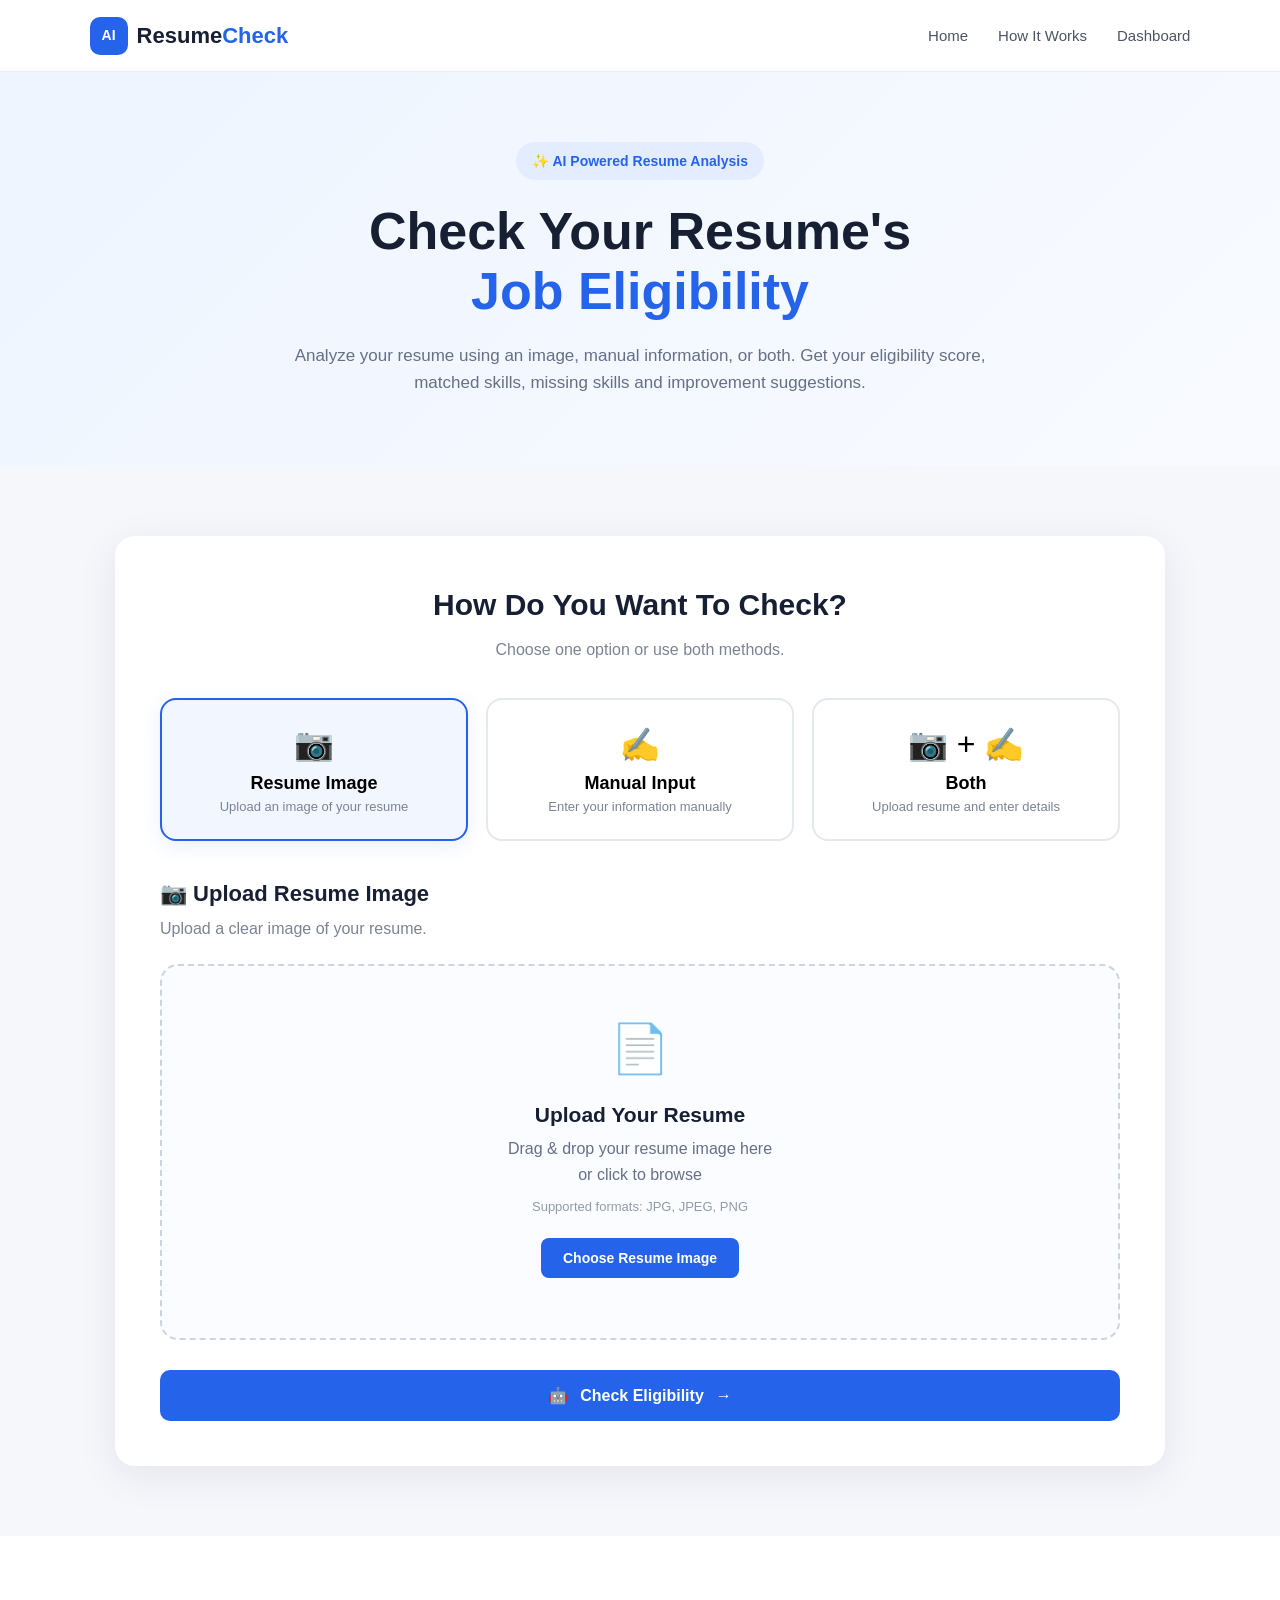
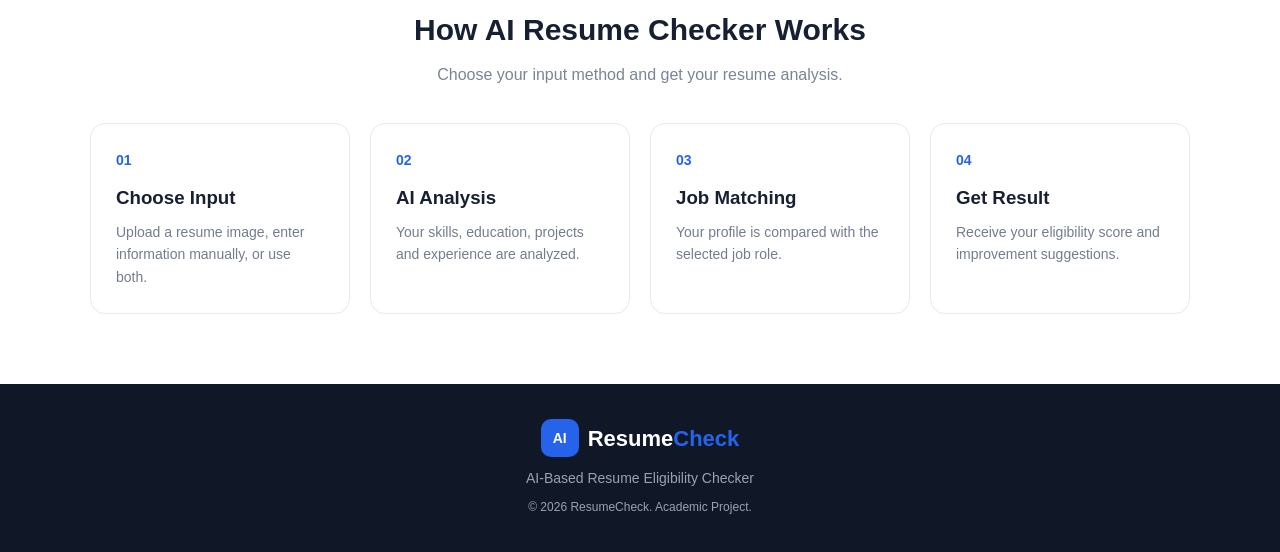
<file: templates/index.html>
<!DOCTYPE html>
<html lang="en">

<head>
    <meta charset="UTF-8">
    <meta name="viewport" content="width=device-width, initial-scale=1.0">

    <title>AI Resume Checker</title>

    <!-- FRONTEND CSS -->
    <link rel="stylesheet" href="../static/css/style.css">
</head>

<body>

    <!-- ================= NAVBAR ================= -->

    <nav class="navbar">

        <div class="logo">
            <span class="logo-icon">AI</span>
            Resume<span class="highlight">Check</span>
        </div>

        <div class="nav-links">
            <a href="#home">Home</a>
            <a href="#how-it-works">How It Works</a>
            <a href="dashboard.html">Dashboard</a>
        </div>

    </nav>


    <!-- ================= HERO ================= -->

    <section class="hero" id="home">

        <div class="hero-content">

            <div class="badge">
                ✨ AI Powered Resume Analysis
            </div>

            <h1>
                Check Your Resume's
                <span>Job Eligibility</span>
            </h1>

            <p>
                Analyze your resume using an image, manual information,
                or both. Get your eligibility score, matched skills,
                missing skills and improvement suggestions.
            </p>

        </div>

    </section>


    <!-- ================= MAIN ================= -->

    <section class="main-section">

        <div class="form-container">

            <div class="section-heading">

                <h2>How Do You Want To Check?</h2>

                <p>
                    Choose one option or use both methods.
                </p>

            </div>


            <!-- ================= INPUT MODE ================= -->

            <div class="mode-container">

                <button
                    type="button"
                    class="mode-card active"
                    id="imageModeBtn"
                    onclick="selectMode('image')"
                >

                    <div class="mode-icon">📷</div>

                    <h3>Resume Image</h3>

                    <p>
                        Upload an image of your resume
                    </p>

                </button>


                <button
                    type="button"
                    class="mode-card"
                    id="manualModeBtn"
                    onclick="selectMode('manual')"
                >

                    <div class="mode-icon">✍️</div>

                    <h3>Manual Input</h3>

                    <p>
                        Enter your information manually
                    </p>

                </button>


                <button
                    type="button"
                    class="mode-card"
                    id="bothModeBtn"
                    onclick="selectMode('both')"
                >

                    <div class="mode-icon">📷 + ✍️</div>

                    <h3>Both</h3>

                    <p>
                        Upload resume and enter details
                    </p>

                </button>

            </div>


            <!-- ================= RESUME IMAGE ================= -->

            <div
                class="input-section"
                id="imageSection"
            >

                <div class="section-title">

                    <h2>📷 Upload Resume Image</h2>

                    <p>
                        Upload a clear image of your resume.
                    </p>

                </div>


                <div
                    class="upload-box"
                    id="uploadBox"
                >

                    <div class="upload-icon">
                        📄
                    </div>

                    <h3>
                        Upload Your Resume
                    </h3>

                    <p>
                        Drag & drop your resume image here
                        <br>
                        or click to browse
                    </p>

                    <span>
                        Supported formats: JPG, JPEG, PNG
                    </span>


                    <input
                        type="file"
                        id="resumeFile"
                        accept="image/png,image/jpeg,image/jpg"
                        hidden
                    >


                    <button
                        type="button"
                        class="upload-btn"
                        onclick="document.getElementById('resumeFile').click()"
                    >
                        Choose Resume Image
                    </button>


                    <div
                        id="fileName"
                        class="file-name"
                    ></div>


                    <img
                        id="resumePreview"
                        class="resume-preview"
                        alt="Resume Preview"
                    >

                </div>

            </div>


            <!-- ================= MANUAL FORM ================= -->

            <form
                id="resumeForm"
                class="manual-section"
            >

                <div class="section-title">

                    <h2>✍️ Candidate Information</h2>

                    <p>
                        Enter your details manually.
                    </p>

                </div>


                <div class="form-grid">


                    <!-- NAME -->

                    <div class="form-group">

                        <label for="candidateName">
                            Candidate Name
                        </label>

                        <input
                            type="text"
                            id="candidateName"
                            placeholder="Enter your name"
                        >

                    </div>


                    <!-- JOB -->

                    <div class="form-group">

                        <label for="targetJob">
                            Target Job
                        </label>

                        <select id="targetJob">

                            <option value="">
                                Select Job Role
                            </option>

                            <option value="Data Scientist">
                                Data Scientist
                            </option>

                            <option value="Data Analyst">
                                Data Analyst
                            </option>

                            <option value="AI/ML Engineer">
                                AI / ML Engineer
                            </option>

                            <option value="Web Developer">
                                Web Developer
                            </option>

                            <option value="Software Engineer">
                                Software Engineer
                            </option>

                        </select>

                    </div>


                    <!-- EDUCATION -->

                    <div class="form-group">

                        <label for="education">
                            Education
                        </label>

                        <select id="education">

                            <option value="">
                                Select Education
                            </option>

                            <option value="B.Tech CSE">
                                B.Tech CSE
                            </option>

                            <option value="B.Tech AIDS">
                                B.Tech AIDS
                            </option>

                            <option value="B.Tech IT">
                                B.Tech IT
                            </option>

                            <option value="BCA">
                                BCA
                            </option>

                            <option value="MCA">
                                MCA
                            </option>

                            <option value="M.Tech AI">
                                M.Tech AI
                            </option>

                            <option value="M.Sc Data Science">
                                M.Sc Data Science
                            </option>

                            <option value="B.Sc Data Science">
                                B.Sc Data Science
                            </option>

                        </select>

                    </div>


                    <!-- EXPERIENCE -->

                    <div class="form-group">

                        <label for="experience">
                            Experience (Years)
                        </label>

                        <input
                            type="number"
                            id="experience"
                            min="0"
                            max="50"
                            step="0.1"
                            placeholder="Example: 2.5"
                        >

                    </div>


                    <!-- PROJECTS -->

                    <div class="form-group">

                        <label for="projects">
                            Number of Projects
                        </label>

                        <input
                            type="number"
                            id="projects"
                            min="0"
                            placeholder="Example: 4"
                        >

                    </div>


                    <!-- CERTIFICATIONS -->

                    <div class="form-group">

                        <label for="certifications">
                            Number of Certifications
                        </label>

                        <input
                            type="number"
                            id="certifications"
                            min="0"
                            placeholder="Example: 2"
                        >

                    </div>


                    <!-- INTERNSHIP -->

                    <div class="form-group">

                        <label for="internship">
                            Internship
                        </label>

                        <select id="internship">

                            <option value="">
                                Select Option
                            </option>

                            <option value="Yes">
                                Yes
                            </option>

                            <option value="No">
                                No
                            </option>

                        </select>

                    </div>


                    <!-- SKILLS -->

                    <div class="form-group full-width">

                        <label for="skills">
                            Technical Skills
                        </label>

                        <input
                            type="text"
                            id="skills"
                            placeholder="Python, SQL, Machine Learning, Java..."
                        >

                        <small>
                            Separate multiple skills using commas.
                        </small>

                    </div>


                    <!-- RESUME TEXT -->

                    <div class="form-group full-width">

                        <label for="resumeText">
                            Resume Summary
                        </label>

                        <textarea
                            id="resumeText"
                            rows="6"
                            placeholder="Enter your resume summary..."
                        ></textarea>

                    </div>

                </div>

            </form>


            <!-- ================= ANALYZE BUTTON ================= -->

            <button
                type="button"
                class="analyze-btn"
                id="analyzeBtn"
                onclick="analyzeResume()"
            >

                <span>🤖</span>

                Check Eligibility

                <span>→</span>

            </button>


        </div>

    </section>


    <!-- ================= HOW IT WORKS ================= -->

    <section
        class="how-section"
        id="how-it-works"
    >

        <div class="section-heading">

            <h2>
                How AI Resume Checker Works
            </h2>

            <p>
                Choose your input method and get your resume analysis.
            </p>

        </div>


        <div class="steps">


            <div class="step-card">

                <div class="step-number">
                    01
                </div>

                <h3>
                    Choose Input
                </h3>

                <p>
                    Upload a resume image, enter information manually,
                    or use both.
                </p>

            </div>


            <div class="step-card">

                <div class="step-number">
                    02
                </div>

                <h3>
                    AI Analysis
                </h3>

                <p>
                    Your skills, education, projects and experience
                    are analyzed.
                </p>

            </div>


            <div class="step-card">

                <div class="step-number">
                    03
                </div>

                <h3>
                    Job Matching
                </h3>

                <p>
                    Your profile is compared with the selected job role.
                </p>

            </div>


            <div class="step-card">

                <div class="step-number">
                    04
                </div>

                <h3>
                    Get Result
                </h3>

                <p>
                    Receive your eligibility score and improvement
                    suggestions.
                </p>

            </div>

        </div>

    </section>


    <!-- ================= FOOTER ================= -->

    <footer>

        <div class="logo">

            <span class="logo-icon">
                AI
            </span>

            Resume<span class="highlight">Check</span>

        </div>

        <p>
            AI-Based Resume Eligibility Checker
        </p>

        <p class="copyright">
            © 2026 ResumeCheck. Academic Project.
        </p>

    </footer>


    <!-- ================= JAVASCRIPT ================= -->

    <script src="../static/js/script.js"></script>

</body>

</html>
</file>
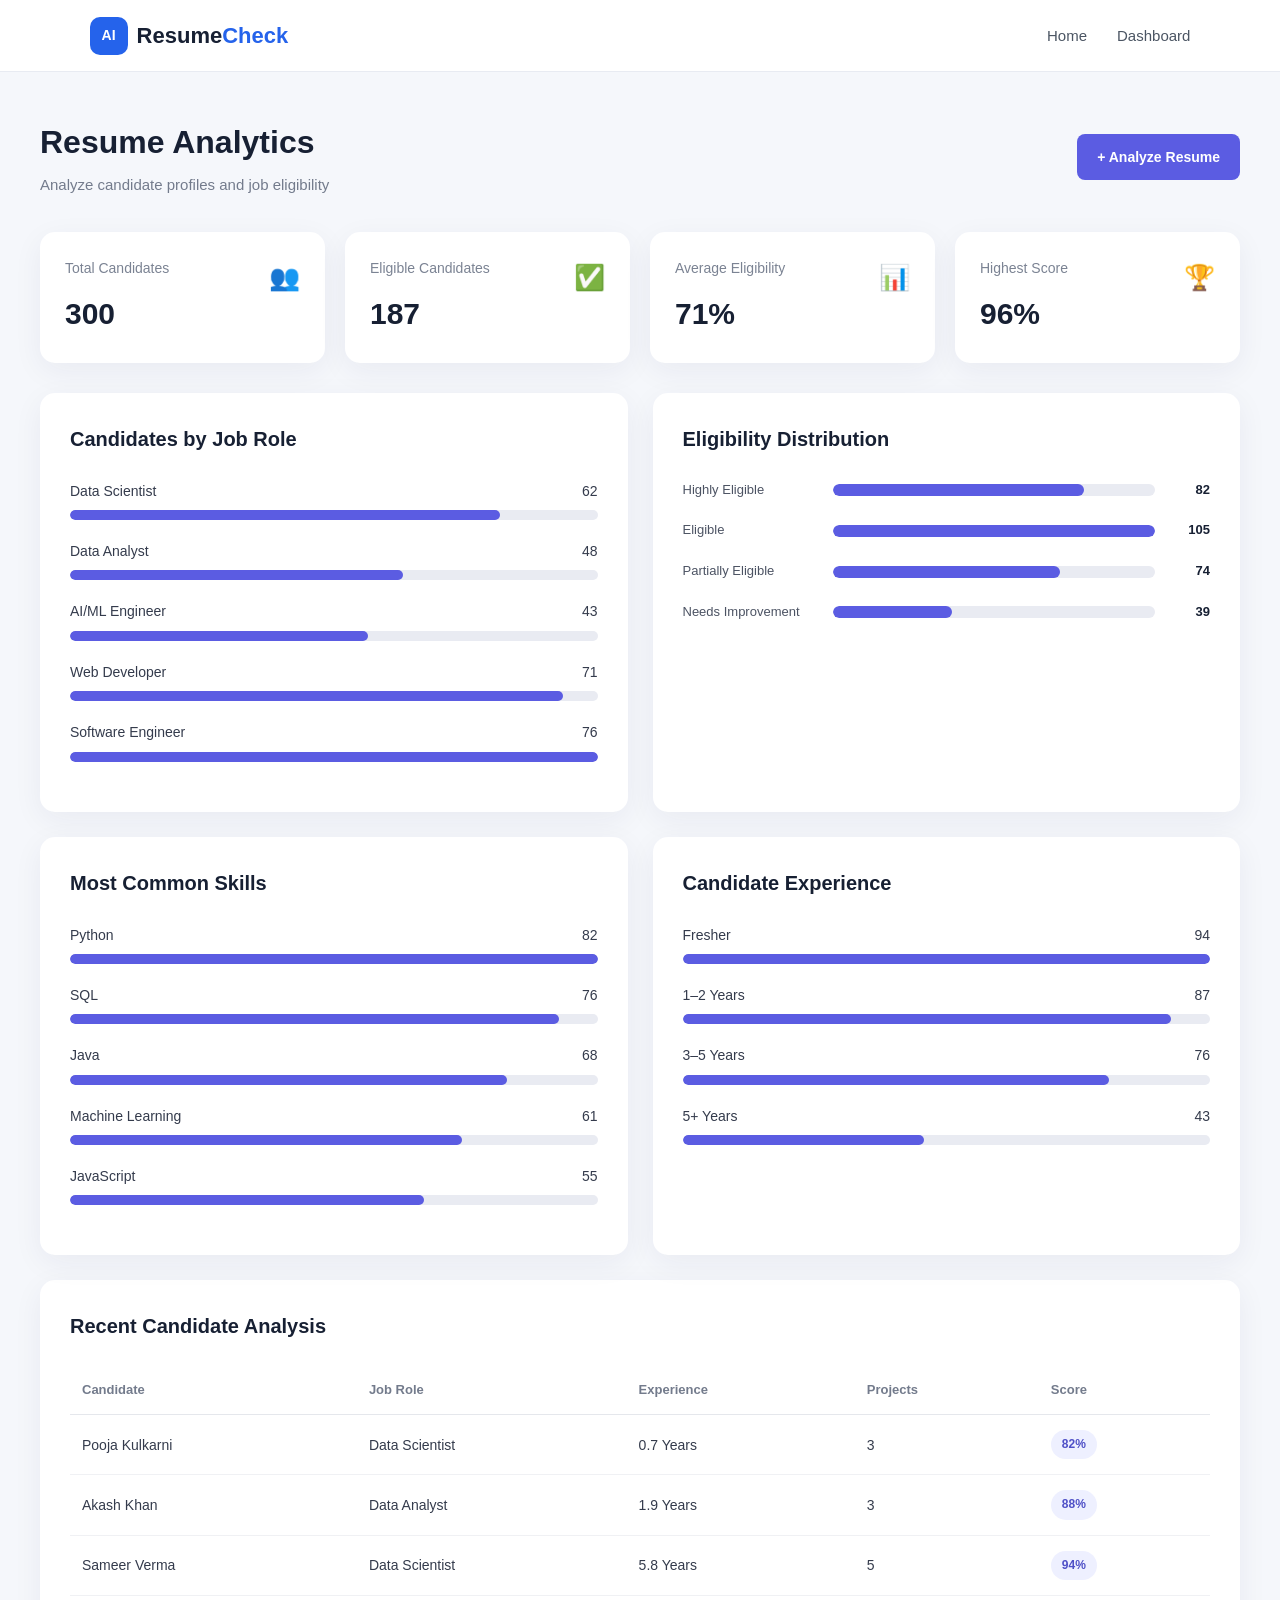
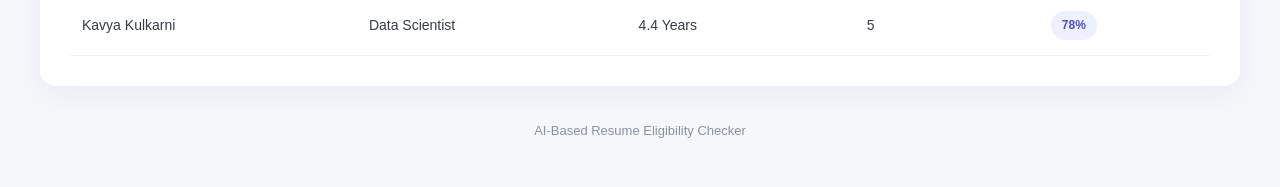
<file: templates/dashboard.html>
<!DOCTYPE html>
<html lang="en">

<head>

    <meta charset="UTF-8">

    <meta
        name="viewport"
        content="width=device-width, initial-scale=1.0"
    >

    <title>AI Resume Checker - Dashboard</title>


    <!-- Main CSS -->

    <link rel="stylesheet" href="../static/css/style.css">
    <link rel="stylesheet" href="../static/css/dashboard.css">

</head>


<body>


<!-- =========================================
     NAVBAR
========================================= -->

<nav class="navbar">


    <div class="logo">

        <span class="logo-icon">
            AI
        </span>

        Resume<span class="highlight">Check</span>

    </div>


    <div class="nav-links">

        <a href="index.html">
            Home
        </a>

        <a href="dashboard.html">
            Dashboard
        </a>

    </div>


</nav>



<!-- =========================================
     DASHBOARD
========================================= -->

<main class="dashboard">


    <!-- =====================================
         DASHBOARD HEADER
    ====================================== -->

    <div class="dashboard-header">


        <div>

            <h1>
                Resume Analytics
            </h1>

            <p>
                Analyze candidate profiles and job eligibility
            </p>

        </div>


        <a
            href="index.html"
            class="dashboard-btn"
        >

            + Analyze Resume

        </a>


    </div>



    <!-- =====================================
         STATISTICS CARDS
    ====================================== -->

    <section class="stats-grid">


        <!-- TOTAL CANDIDATES -->

        <div class="stat-card">

            <div class="stat-icon">
                👥
            </div>

            <div class="stat-title">
                Total Candidates
            </div>

            <div
                class="stat-value"
                id="totalCandidates"
            >
                0
            </div>

        </div>



        <!-- ELIGIBLE CANDIDATES -->

        <div class="stat-card">

            <div class="stat-icon">
                ✅
            </div>

            <div class="stat-title">
                Eligible Candidates
            </div>

            <div
                class="stat-value"
                id="eligibleCandidates"
            >
                0
            </div>

        </div>



        <!-- AVERAGE ELIGIBILITY -->

        <div class="stat-card">

            <div class="stat-icon">
                📊
            </div>

            <div class="stat-title">
                Average Eligibility
            </div>

            <div
                class="stat-value"
                id="averageEligibility"
            >
                0%
            </div>

        </div>



        <!-- HIGHEST SCORE -->

        <div class="stat-card">

            <div class="stat-icon">
                🏆
            </div>

            <div class="stat-title">
                Highest Score
            </div>

            <div
                class="stat-value"
                id="highestEligibility"
            >
                0%
            </div>

        </div>


    </section>



    <!-- =====================================
         DASHBOARD CHARTS
    ====================================== -->

    <section class="dashboard-grid">


        <!-- =================================
             JOB ROLE DISTRIBUTION
        ================================== -->

        <div class="dashboard-card">

            <h2>
                Candidates by Job Role
            </h2>


            <div id="jobChart">

                <!--
                    Data generated by dashboard.js
                -->

            </div>

        </div>



        <!-- =================================
             ELIGIBILITY DISTRIBUTION
        ================================== -->

        <div class="dashboard-card">

            <h2>
                Eligibility Distribution
            </h2>


            <div id="eligibilityChart">

                <!--
                    Data generated by dashboard.js
                -->

            </div>

        </div>



        <!-- =================================
             MOST COMMON SKILLS
        ================================== -->

        <div class="dashboard-card">

            <h2>
                Most Common Skills
            </h2>


            <div id="skillChart">

                <!--
                    Data generated by dashboard.js
                -->

            </div>

        </div>



        <!-- =================================
             EXPERIENCE DISTRIBUTION
        ================================== -->

        <div class="dashboard-card">

            <h2>
                Candidate Experience
            </h2>


            <div id="experienceChart">

                <!--
                    Data generated by dashboard.js
                -->

            </div>

        </div>


    </section>



    <!-- =====================================
         RECENT CANDIDATES
    ====================================== -->

    <section
        class="dashboard-card"
        style="margin-top: 25px;"
    >


        <h2>
            Recent Candidate Analysis
        </h2>


        <div class="table-container">


            <table class="candidate-table">


                <thead>

                    <tr>

                        <th>
                            Candidate
                        </th>

                        <th>
                            Job Role
                        </th>

                        <th>
                            Experience
                        </th>

                        <th>
                            Projects
                        </th>

                        <th>
                            Score
                        </th>

                    </tr>

                </thead>


                <tbody id="candidateTableBody">


                    <!--
                        Candidate data will
                        eventually come from
                        dashboard.js / Flask
                    -->


                    <tr>

                        <td>
                            Pooja Kulkarni
                        </td>

                        <td>
                            Data Scientist
                        </td>

                        <td>
                            0.7 Years
                        </td>

                        <td>
                            3
                        </td>

                        <td>

                            <span class="score-badge">
                                82%
                            </span>

                        </td>

                    </tr>


                    <tr>

                        <td>
                            Akash Khan
                        </td>

                        <td>
                            Data Analyst
                        </td>

                        <td>
                            1.9 Years
                        </td>

                        <td>
                            3
                        </td>

                        <td>

                            <span class="score-badge">
                                88%
                            </span>

                        </td>

                    </tr>


                    <tr>

                        <td>
                            Sameer Verma
                        </td>

                        <td>
                            Data Scientist
                        </td>

                        <td>
                            5.8 Years
                        </td>

                        <td>
                            5
                        </td>

                        <td>

                            <span class="score-badge">
                                94%
                            </span>

                        </td>

                    </tr>


                    <tr>

                        <td>
                            Kavya Kulkarni
                        </td>

                        <td>
                            Data Scientist
                        </td>

                        <td>
                            4.4 Years
                        </td>

                        <td>
                            5
                        </td>

                        <td>

                            <span class="score-badge">
                                78%
                            </span>

                        </td>

                    </tr>


                </tbody>


            </table>


        </div>


    </section>



    <!-- =====================================
         FOOTER INFORMATION
    ====================================== -->

    <div
        style="
            text-align:center;
            margin-top:35px;
            color:#8a91a0;
            font-size:13px;
        "
    >

        AI-Based Resume Eligibility Checker

    </div>


</main>



<!-- =========================================
     DASHBOARD JAVASCRIPT
========================================= -->

<script src="../static/js/dashboard.js"></script>


</body>

</html>
</file>
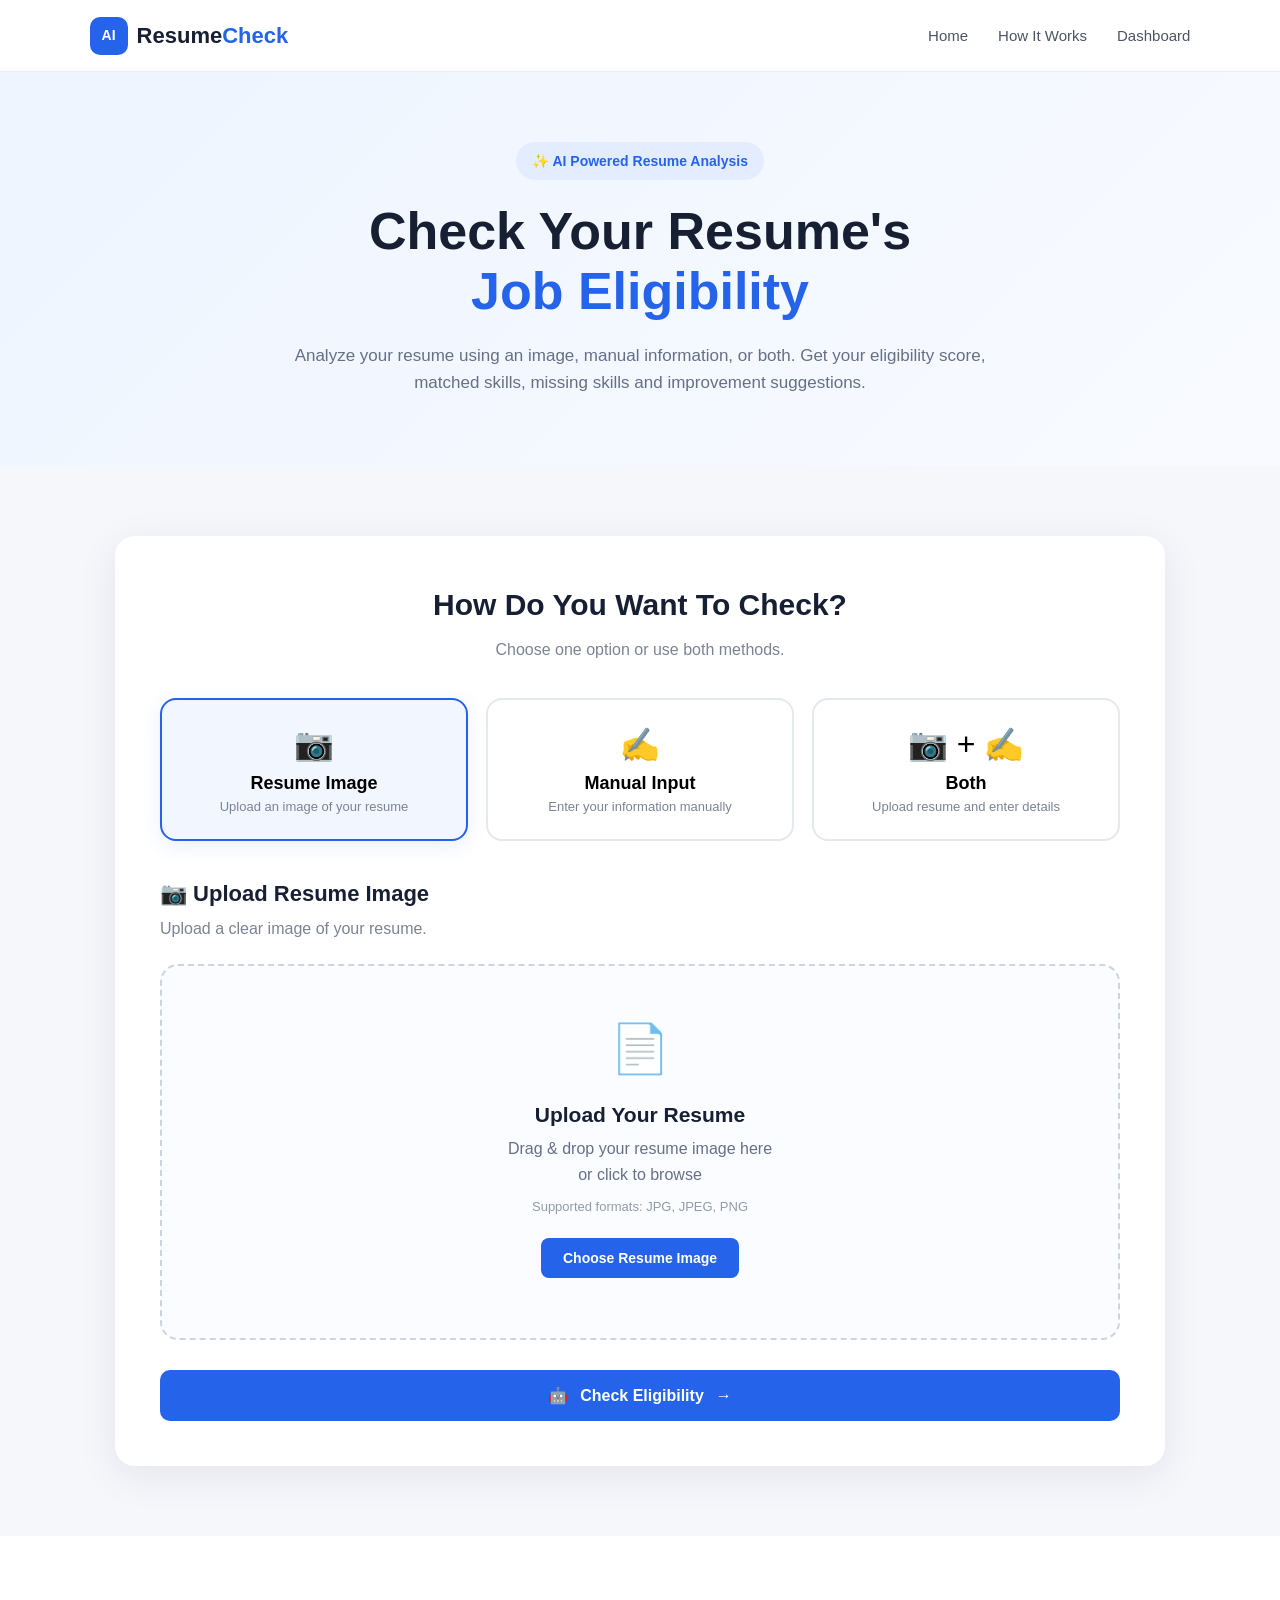
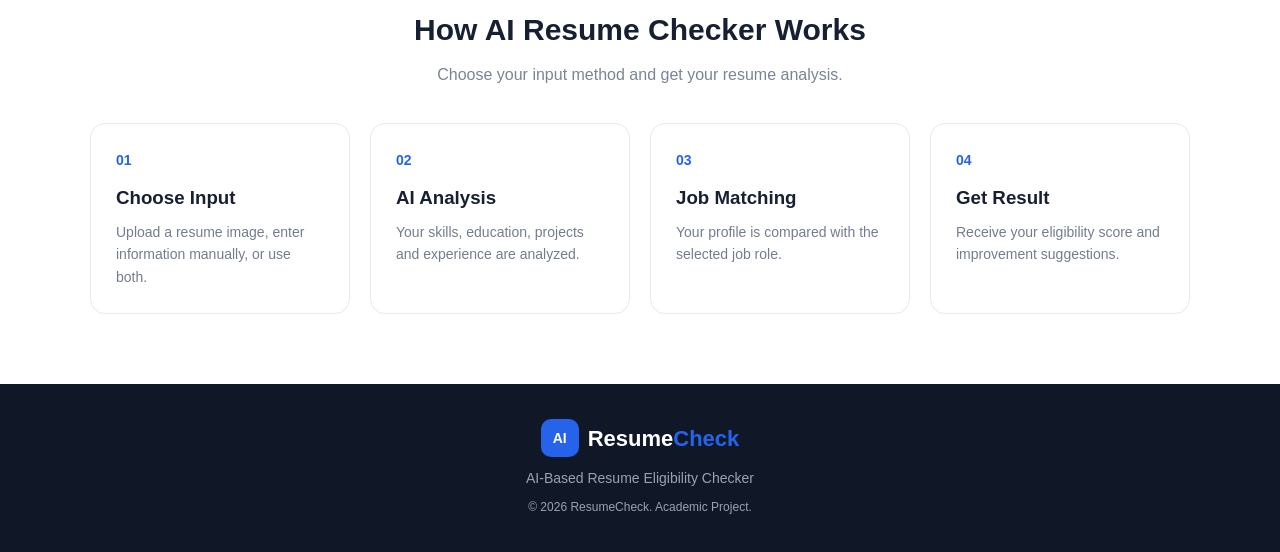
<file: templates/result.html>
<!DOCTYPE html>
<html lang="en">

<head>

    <meta charset="UTF-8">

    <meta
        name="viewport"
        content="width=device-width, initial-scale=1.0"
    >

    <title>Resume Analysis Result</title>

    <!-- Main CSS -->
    <link rel="stylesheet" href="../static/css/style.css">
    <link rel="stylesheet" href="../static/css/result.css">

</head>


<body>


<!-- =====================================
     NAVBAR
===================================== -->

<nav class="navbar">

    <div class="logo">

        <span class="logo-icon">
            AI
        </span>

        Resume<span class="highlight">Check</span>

    </div>


    <div class="nav-links">

        <a href="index.html">
            Home
        </a>

        <a href="dashboard.html">
            Dashboard
        </a>

    </div>

</nav>



<!-- =====================================
     RESULT SECTION
===================================== -->

<main class="result-container">


    <!-- PAGE HEADER -->

    <div class="result-header">

        <div class="result-badge">
            ✨ AI Resume Analysis
        </div>

        <h1>
            Resume Analysis Result
        </h1>

        <p>
            Here's how your profile matches the selected job role.
        </p>

    </div>



    <!-- =====================================
         OVERALL SCORE
    ===================================== -->

    <section class="score-card">


        <div class="score-content">

            <h2>
                Overall Eligibility
            </h2>

            <p>
                Based on your resume and job requirements
            </p>


            <!-- SCORE CIRCLE -->

            <div class="score-circle">

                <div
                    class="score-number"
                    id="score"
                >
                    0%
                </div>

                <div class="score-label">
                    Eligibility
                </div>

            </div>


            <!-- STATUS -->

            <div
                class="status-badge"
                id="status"
            >
                Analyzing...
            </div>

        </div>


    </section>



    <!-- =====================================
         CANDIDATE INFORMATION
    ===================================== -->

    <section class="result-card">

        <div class="card-title">

            <div class="title-icon">
                👤
            </div>

            <div>

                <h2>
                    Candidate Information
                </h2>

                <p>
                    Basic candidate profile
                </p>

            </div>

        </div>


        <div class="candidate-grid">


            <div class="info-box">

                <span>
                    Candidate Name
                </span>

                <strong id="candidateName">
                    -
                </strong>

            </div>


            <div class="info-box">

                <span>
                    Target Job
                </span>

                <strong id="targetJob">
                    -
                </strong>

            </div>


            <div class="info-box">

                <span>
                    Education
                </span>

                <strong id="education">
                    -
                </strong>

            </div>


            <div class="info-box">

                <span>
                    Experience
                </span>

                <strong id="experience">
                    -
                </strong>

            </div>


            <div class="info-box">

                <span>
                    Projects
                </span>

                <strong id="projects">
                    -
                </strong>

            </div>


            <div class="info-box">

                <span>
                    Certifications
                </span>

                <strong id="certifications">
                    -
                </strong>

            </div>


            <div class="info-box">

                <span>
                    Internship
                </span>

                <strong id="internship">
                    -
                </strong>

            </div>


        </div>

    </section>



    <!-- =====================================
         ANALYSIS METRICS
    ===================================== -->

    <section class="result-card">

        <div class="card-title">

            <div class="title-icon">
                📊
            </div>

            <div>

                <h2>
                    Resume Analysis
                </h2>

                <p>
                    Breakdown of your eligibility
                </p>

            </div>

        </div>


        <div class="metrics-grid">


            <!-- SKILL -->

            <div class="metric-card">

                <div class="metric-top">

                    <span>
                        Skill Match
                    </span>

                    <strong id="skillScore">
                        0%
                    </strong>

                </div>

                <div class="progress">

                    <div
                        class="progress-bar"
                        id="skillBar"
                    ></div>

                </div>

            </div>


            <!-- EDUCATION -->

            <div class="metric-card">

                <div class="metric-top">

                    <span>
                        Education Match
                    </span>

                    <strong id="educationScore">
                        0%
                    </strong>

                </div>

                <div class="progress">

                    <div
                        class="progress-bar"
                        id="educationBar"
                    ></div>

                </div>

            </div>


            <!-- EXPERIENCE -->

            <div class="metric-card">

                <div class="metric-top">

                    <span>
                        Experience Match
                    </span>

                    <strong id="experienceScore">
                        0%
                    </strong>

                </div>

                <div class="progress">

                    <div
                        class="progress-bar"
                        id="experienceBar"
                    ></div>

                </div>

            </div>


            <!-- PROJECTS -->

            <div class="metric-card">

                <div class="metric-top">

                    <span>
                        Project Strength
                    </span>

                    <strong id="projectScore">
                        0%
                    </strong>

                </div>

                <div class="progress">

                    <div
                        class="progress-bar"
                        id="projectBar"
                    ></div>

                </div>

            </div>


            <!-- CERTIFICATIONS -->

            <div class="metric-card">

                <div class="metric-top">

                    <span>
                        Certifications
                    </span>

                    <strong id="certificationScore">
                        0%
                    </strong>

                </div>

                <div class="progress">

                    <div
                        class="progress-bar"
                        id="certificationBar"
                    ></div>

                </div>

            </div>


            <!-- INTERNSHIP -->

            <div class="metric-card">

                <div class="metric-top">

                    <span>
                        Internship
                    </span>

                    <strong id="internshipScore">
                        0%
                    </strong>

                </div>

                <div class="progress">

                    <div
                        class="progress-bar"
                        id="internshipBar"
                    ></div>

                </div>

            </div>


        </div>

    </section>



    <!-- =====================================
         SKILL ANALYSIS
    ===================================== -->

    <section class="skills-section">


        <!-- MATCHED SKILLS -->

        <div class="skill-card">

            <div class="skill-card-header">

                <div class="skill-icon matched">
                    ✓
                </div>

                <div>

                    <h2>
                        Matched Skills
                    </h2>

                    <p>
                        Skills relevant to the selected job
                    </p>

                </div>

            </div>


            <div
                class="skills-list"
                id="matchedSkills"
            >

                <!-- JavaScript will add skills here -->

            </div>

        </div>



        <!-- MISSING SKILLS -->

        <div class="skill-card">

            <div class="skill-card-header">

                <div class="skill-icon missing">
                    !
                </div>

                <div>

                    <h2>
                        Missing Skills
                    </h2>

                    <p>
                        Skills that can improve your profile
                    </p>

                </div>

            </div>


            <div
                class="skills-list"
                id="missingSkills"
            >

                <!-- JavaScript will add skills here -->

            </div>

        </div>


    </section>



    <!-- =====================================
         RECOMMENDATION
    ===================================== -->

    <section class="recommendation-card">

        <div class="recommendation-icon">
            💡
        </div>


        <div>

            <h2>
                Profile Improvement
            </h2>

            <p id="recommendation">

                Add relevant technical skills,
                projects and certifications to
                improve your job match.

            </p>

        </div>

    </section>



    <!-- =====================================
         BUTTONS
    ===================================== -->

    <div class="result-actions">

        <a
            href="index.html"
            class="secondary-btn"
        >
            ← Analyze Another Resume
        </a>


        <a
            href="dashboard.html"
            class="primary-btn"
        >
            View Dashboard →
        </a>

    </div>


</main>



<!-- =====================================
     JAVASCRIPT
===================================== -->

<script src="../static/js/result.js"></script>


</body>

</html>
</file>
<file: static/css/style.css>
* {
    margin: 0;
    padding: 0;
    box-sizing: border-box;
}

body {
    font-family: Arial, Helvetica, sans-serif;
    background: #f5f7fb;
    color: #172033;
    line-height: 1.6;
}


/* ================= NAVBAR ================= */

.navbar {
    width: 100%;
    height: 72px;
    background: white;

    display: flex;
    align-items: center;
    justify-content: space-between;

    padding: 0 7%;

    border-bottom: 1px solid #e8ebf2;

    position: sticky;
    top: 0;
    z-index: 1000;
}

.logo {
    display: flex;
    align-items: center;

    font-size: 22px;
    font-weight: 700;
    color: #172033;
}

.logo-icon {
    width: 38px;
    height: 38px;

    display: flex;
    align-items: center;
    justify-content: center;

    margin-right: 9px;

    background: #2563eb;
    color: white;

    border-radius: 10px;

    font-size: 14px;
    font-weight: 700;
}

.highlight {
    color: #2563eb;
}

.nav-links {
    display: flex;
    gap: 30px;
}

.nav-links a {
    text-decoration: none;
    color: #4b5563;

    font-size: 15px;
    font-weight: 500;

    transition: 0.2s;
}

.nav-links a:hover {
    color: #2563eb;
}


/* ================= HERO ================= */

.hero {
    min-height: 390px;

    display: flex;
    align-items: center;
    justify-content: center;

    text-align: center;

    padding: 70px 20px;

    background:
        linear-gradient(
            135deg,
            #eef5ff,
            #f8faff
        );
}

.hero-content {
    max-width: 850px;
}

.badge {
    display: inline-block;

    background: #e4edff;
    color: #2563eb;

    padding: 8px 16px;

    border-radius: 30px;

    font-size: 14px;
    font-weight: 600;

    margin-bottom: 22px;
}

.hero h1 {
    font-size: 52px;
    line-height: 1.15;

    margin-bottom: 20px;

    color: #172033;
}

.hero h1 span {
    display: block;
    color: #2563eb;
}

.hero p {
    max-width: 700px;
    margin: auto;

    color: #667085;

    font-size: 17px;
}


/* ================= MAIN ================= */

.main-section {
    padding: 70px 20px;
}

.form-container {
    max-width: 1050px;
    margin: auto;

    background: white;

    padding: 45px;

    border-radius: 20px;

    box-shadow:
        0 10px 40px rgba(20, 30, 60, 0.08);
}

.section-heading {
    text-align: center;

    margin-bottom: 35px;
}

.section-heading h2 {
    font-size: 30px;
    margin-bottom: 8px;
}

.section-heading p {
    color: #7b8494;
}


/* ================= MODE CARDS ================= */

.mode-container {
    display: grid;

    grid-template-columns:
        repeat(3, 1fr);

    gap: 18px;

    margin-bottom: 35px;
}

.mode-card {
    border: 2px solid #e4e8ef;

    background: #fff;

    border-radius: 16px;

    padding: 25px 18px;

    cursor: pointer;

    text-align: center;

    transition: 0.25s;
}

.mode-card:hover {
    border-color: #93b4ff;

    transform: translateY(-3px);
}

.mode-card.active {
    border-color: #2563eb;

    background: #f2f6ff;

    box-shadow:
        0 5px 20px rgba(37, 99, 235, 0.10);
}

.mode-icon {
    font-size: 32px;

    margin-bottom: 10px;
}

.mode-card h3 {
    font-size: 18px;

    margin-bottom: 5px;
}

.mode-card p {
    color: #7b8494;

    font-size: 13px;
}


/* ================= INPUT SECTIONS ================= */

.input-section,
.manual-section {
    display: none;
}

.input-section.active,
.manual-section.active {
    display: block;
}

.section-title {
    margin-bottom: 22px;
}

.section-title h2 {
    font-size: 22px;

    margin-bottom: 5px;
}

.section-title p {
    color: #7b8494;
}


/* ================= UPLOAD ================= */

.upload-box {
    border: 2px dashed #cbd5e1;

    border-radius: 18px;

    padding: 45px 20px;

    text-align: center;

    background: #fafcff;

    transition: 0.25s;
}

.upload-box.dragover {
    border-color: #2563eb;

    background: #eff5ff;
}

.upload-icon {
    font-size: 48px;

    margin-bottom: 10px;
}

.upload-box h3 {
    font-size: 21px;

    margin-bottom: 5px;
}

.upload-box p {
    color: #667085;

    margin-bottom: 10px;
}

.upload-box > span {
    display: block;

    color: #929baa;

    font-size: 13px;

    margin-bottom: 20px;
}

.upload-btn {
    border: none;

    background: #2563eb;
    color: white;

    padding: 12px 22px;

    border-radius: 8px;

    font-size: 14px;
    font-weight: 600;

    cursor: pointer;

    transition: 0.2s;
}

.upload-btn:hover {
    background: #1d4ed8;
}

.file-name {
    margin-top: 15px;

    font-weight: 600;

    color: #2563eb;
}

.resume-preview {
    display: none;

    max-width: 350px;
    max-height: 450px;

    margin: 20px auto 0;

    border-radius: 10px;

    border: 1px solid #e2e8f0;

    box-shadow:
        0 5px 20px rgba(0,0,0,0.08);
}


/* ================= FORM ================= */

.form-grid {
    display: grid;

    grid-template-columns:
        repeat(2, 1fr);

    gap: 22px;
}

.form-group {
    display: flex;
    flex-direction: column;
}

.form-group.full-width {
    grid-column: 1 / -1;
}

.form-group label {
    font-size: 14px;

    font-weight: 600;

    margin-bottom: 7px;

    color: #344054;
}

.form-group input,
.form-group select,
.form-group textarea {
    width: 100%;

    padding: 12px 14px;

    border: 1px solid #d6dce5;

    border-radius: 9px;

    outline: none;

    font-size: 14px;

    font-family: inherit;

    background: white;

    transition: 0.2s;
}

.form-group input:focus,
.form-group select:focus,
.form-group textarea:focus {
    border-color: #2563eb;

    box-shadow:
        0 0 0 3px rgba(37, 99, 235, 0.10);
}

.form-group textarea {
    resize: vertical;
}

.form-group small {
    color: #8a94a6;

    margin-top: 5px;

    font-size: 12px;
}


/* ================= ANALYZE BUTTON ================= */

.analyze-btn {
    width: 100%;

    margin-top: 30px;

    border: none;

    background: #2563eb;

    color: white;

    padding: 16px 20px;

    border-radius: 10px;

    font-size: 16px;

    font-weight: 700;

    cursor: pointer;

    display: flex;

    align-items: center;

    justify-content: center;

    gap: 12px;

    transition: 0.2s;
}

.analyze-btn:hover {
    background: #1d4ed8;

    transform: translateY(-1px);
}


/* ================= HOW IT WORKS ================= */

.how-section {
    padding: 70px 7%;

    background: white;
}

.steps {
    max-width: 1100px;

    margin: auto;

    display: grid;

    grid-template-columns:
        repeat(4, 1fr);

    gap: 20px;
}

.step-card {
    padding: 25px;

    border: 1px solid #e7eaf0;

    border-radius: 15px;

    background: #fff;
}

.step-number {
    color: #2563eb;

    font-weight: 800;

    font-size: 14px;

    margin-bottom: 12px;
}

.step-card h3 {
    margin-bottom: 8px;
}

.step-card p {
    color: #737d8d;

    font-size: 14px;
}


/* ================= FOOTER ================= */

footer {
    background: #101828;

    color: white;

    text-align: center;

    padding: 35px 20px;
}

footer .logo {
    justify-content: center;

    color: white;

    margin-bottom: 10px;
}

footer p {
    color: #98a2b3;

    font-size: 14px;
}

footer .copyright {
    margin-top: 8px;

    font-size: 12px;
}


/* ================= RESPONSIVE ================= */

@media (max-width: 850px) {

    .hero h1 {
        font-size: 40px;
    }

    .mode-container {
        grid-template-columns: 1fr;
    }

    .steps {
        grid-template-columns:
            repeat(2, 1fr);
    }

}

@media (max-width: 600px) {

    .navbar {
        padding: 0 20px;
    }

    .nav-links {
        display: none;
    }

    .form-container {
        padding: 25px 18px;
    }

    .form-grid {
        grid-template-columns: 1fr;
    }

    .form-group.full-width {
        grid-column: auto;
    }

    .steps {
        grid-template-columns: 1fr;
    }

    .hero h1 {
        font-size: 34px;
    }

}
</file>
<file: static/css/dashboard.css>
/* =========================================
   AI RESUME CHECKER - DASHBOARD
========================================= */


/* ---------- GENERAL ---------- */

* {
    margin: 0;
    padding: 0;
    box-sizing: border-box;
}

body {
    font-family: Arial, Helvetica, sans-serif;
    background: #f5f7fb;
    color: #172033;
}


/* ---------- DASHBOARD CONTAINER ---------- */

.dashboard {
    max-width: 1250px;
    margin: auto;
    padding: 45px 25px;
}


/* ---------- DASHBOARD HEADER ---------- */

.dashboard-header {
    display: flex;
    justify-content: space-between;
    align-items: center;
    margin-bottom: 35px;
}

.dashboard-header h1 {
    font-size: 32px;
    font-weight: 700;
    margin-bottom: 5px;
}

.dashboard-header p {
    color: #737b8c;
    font-size: 15px;
}


/* ---------- BUTTON ---------- */

.dashboard-btn {
    text-decoration: none;
    background: #5b5ce2;
    color: white;
    padding: 12px 20px;
    border-radius: 8px;
    font-weight: 600;
    font-size: 14px;
    transition: 0.3s;
}

.dashboard-btn:hover {
    background: #4546c8;
    transform: translateY(-2px);
}


/* =========================================
   STATISTICS CARDS
========================================= */

.stats-grid {
    display: grid;
    grid-template-columns: repeat(4, 1fr);
    gap: 20px;
    margin-bottom: 30px;
}

.stat-card {
    background: white;
    padding: 25px;
    border-radius: 15px;

    box-shadow:
        0 8px 30px rgba(30, 40, 80, 0.06);

    transition: 0.3s;
}

.stat-card:hover {
    transform: translateY(-4px);

    box-shadow:
        0 12px 35px rgba(30, 40, 80, 0.10);
}

.stat-icon {
    float: right;
    font-size: 25px;
}

.stat-title {
    color: #7b8393;
    font-size: 14px;
    margin-bottom: 10px;
}

.stat-value {
    font-size: 30px;
    font-weight: 700;
    color: #172033;
}


/* =========================================
   DASHBOARD GRID
========================================= */

.dashboard-grid {
    display: grid;
    grid-template-columns: 1fr 1fr;
    gap: 25px;
}


/* ---------- DASHBOARD CARD ---------- */

.dashboard-card {
    background: white;
    border-radius: 15px;
    padding: 30px;

    box-shadow:
        0 8px 30px rgba(30, 40, 80, 0.06);
}

.dashboard-card h2 {
    font-size: 20px;
    margin-bottom: 25px;
    color: #172033;
}


/* =========================================
   BAR CHART
========================================= */

.bar-item {
    margin-bottom: 20px;
}

.bar-label {
    display: flex;
    justify-content: space-between;

    font-size: 14px;
    margin-bottom: 8px;

    color: #343b4c;
}

.bar-background {
    width: 100%;
    height: 10px;

    background: #e9ebf2;

    border-radius: 20px;

    overflow: hidden;
}

.bar-fill {
    height: 100%;

    background: #5b5ce2;

    border-radius: 20px;

    transition: width 0.8s ease;
}


/* =========================================
   ELIGIBILITY DISTRIBUTION
========================================= */

.eligibility-row {
    display: flex;
    align-items: center;
    gap: 15px;

    margin-bottom: 20px;
}

.eligibility-label {
    width: 135px;

    font-size: 13px;

    color: #4c5363;
}

.eligibility-bar {
    flex: 1;

    height: 12px;

    background: #e9ebf2;

    border-radius: 20px;

    overflow: hidden;
}

.eligibility-fill {
    height: 100%;

    background: #5b5ce2;

    border-radius: 20px;

    transition: width 0.8s ease;
}

.eligibility-number {
    width: 40px;

    font-size: 13px;

    font-weight: 600;

    text-align: right;
}


/* =========================================
   CANDIDATE TABLE
========================================= */

.candidate-table {
    width: 100%;
    border-collapse: collapse;
}

.candidate-table th {
    text-align: left;

    padding: 13px 12px;

    color: #737b8c;

    font-size: 13px;

    font-weight: 600;

    border-bottom: 1px solid #e5e7ec;
}

.candidate-table td {
    padding: 15px 12px;

    border-bottom: 1px solid #f0f1f4;

    font-size: 14px;

    color: #343b4c;
}

.candidate-table tbody tr {
    transition: 0.2s;
}

.candidate-table tbody tr:hover {
    background: #fafaff;
}


/* =========================================
   SCORE BADGE
========================================= */

.score-badge {
    display: inline-block;

    background: #eef0ff;

    color: #4f50c7;

    padding: 5px 11px;

    border-radius: 20px;

    font-weight: 600;

    font-size: 12px;
}


/* =========================================
   OPTIONAL STATUS BADGES
========================================= */

.status-high {
    background: #e8f8ef;
    color: #18864b;

    padding: 5px 10px;

    border-radius: 20px;

    font-size: 12px;

    font-weight: 600;
}

.status-medium {
    background: #fff5dc;
    color: #a36b00;

    padding: 5px 10px;

    border-radius: 20px;

    font-size: 12px;

    font-weight: 600;
}

.status-low {
    background: #ffecec;
    color: #c73d3d;

    padding: 5px 10px;

    border-radius: 20px;

    font-size: 12px;

    font-weight: 600;
}


/* =========================================
   RESPONSIVE - TABLET
========================================= */

@media (max-width: 1000px) {

    .stats-grid {
        grid-template-columns: repeat(2, 1fr);
    }

    .dashboard-grid {
        grid-template-columns: 1fr;
    }

}


/* =========================================
   RESPONSIVE - MOBILE
========================================= */

@media (max-width: 700px) {

    .dashboard {
        padding: 30px 15px;
    }

    .dashboard-header {
        flex-direction: column;

        align-items: flex-start;

        gap: 20px;
    }

    .dashboard-header h1 {
        font-size: 27px;
    }

    .stats-grid {
        grid-template-columns: 1fr;
    }

    .dashboard-card {
        padding: 20px;
    }

    .eligibility-label {
        width: 100px;
        font-size: 12px;
    }

}


/* =========================================
   VERY SMALL SCREEN
========================================= */

@media (max-width: 450px) {

    .dashboard-header h1 {
        font-size: 24px;
    }

    .stat-value {
        font-size: 25px;
    }

    .candidate-table {
        font-size: 12px;
    }

    .candidate-table th,
    .candidate-table td {
        padding: 10px 6px;
    }

}
</file>
<file: static/css/result.css>
/* =========================================
   AI RESUME CHECKER
   RESULT PAGE CSS
========================================= */


/* =========================================
   MAIN CONTAINER
========================================= */

.result-container {

    max-width: 1100px;

    margin: auto;

    padding: 55px 25px 80px;

}


/* =========================================
   HEADER
========================================= */

.result-header {

    text-align: center;

    margin-bottom: 40px;

}


.result-badge {

    display: inline-block;

    background: #eef0ff;

    color: #5b5ce2;

    padding: 7px 16px;

    border-radius: 30px;

    font-size: 13px;

    font-weight: 600;

    margin-bottom: 15px;

}


.result-header h1 {

    font-size: 36px;

    margin-bottom: 8px;

    color: #172033;

}


.result-header p {

    color: #737b8c;

    font-size: 15px;

}


/* =========================================
   SCORE CARD
========================================= */

.score-card {

    background: white;

    border-radius: 20px;

    padding: 45px;

    text-align: center;

    margin-bottom: 25px;

    box-shadow:
        0 10px 40px rgba(30, 40, 80, 0.08);

}


.score-content h2 {

    font-size: 23px;

    margin-bottom: 5px;

}


.score-content > p {

    color: #858c9b;

    font-size: 14px;

}


/* =========================================
   SCORE CIRCLE
========================================= */

.score-circle {

    width: 190px;

    height: 190px;

    margin: 30px auto 20px;

    border-radius: 50%;

    border: 15px solid #e8e9ff;

    border-top-color: #5b5ce2;

    border-right-color: #5b5ce2;

    display: flex;

    flex-direction: column;

    align-items: center;

    justify-content: center;

    transform: rotate(0deg);

}


.score-number {

    font-size: 45px;

    font-weight: 800;

    color: #5b5ce2;

    line-height: 1;

}


.score-label {

    color: #858c9b;

    font-size: 13px;

    margin-top: 8px;

}


/* =========================================
   STATUS
========================================= */

.status-badge {

    display: inline-block;

    padding: 9px 22px;

    border-radius: 30px;

    background: #eef0ff;

    color: #4f50c7;

    font-size: 13px;

    font-weight: 700;

}


/* =========================================
   RESULT CARD
========================================= */

.result-card {

    background: white;

    border-radius: 17px;

    padding: 30px;

    margin-bottom: 25px;

    box-shadow:
        0 8px 30px rgba(30, 40, 80, 0.06);

}


/* =========================================
   CARD TITLE
========================================= */

.card-title {

    display: flex;

    align-items: center;

    gap: 14px;

    margin-bottom: 25px;

}


.title-icon {

    width: 42px;

    height: 42px;

    display: flex;

    align-items: center;

    justify-content: center;

    background: #eef0ff;

    border-radius: 10px;

    font-size: 19px;

}


.card-title h2 {

    font-size: 20px;

    margin-bottom: 2px;

}


.card-title p {

    color: #8a91a0;

    font-size: 13px;

}


/* =========================================
   CANDIDATE INFORMATION
========================================= */

.candidate-grid {

    display: grid;

    grid-template-columns:
        repeat(3, 1fr);

    gap: 15px;

}


.info-box {

    background: #f7f8fc;

    border-radius: 10px;

    padding: 17px;

}


.info-box span {

    display: block;

    color: #858c9b;

    font-size: 12px;

    margin-bottom: 6px;

}


.info-box strong {

    display: block;

    color: #252c3c;

    font-size: 14px;

}


/* =========================================
   METRICS
========================================= */

.metrics-grid {

    display: grid;

    grid-template-columns:
        repeat(2, 1fr);

    gap: 20px;

}


.metric-card {

    background: #f8f9fc;

    border-radius: 11px;

    padding: 20px;

}


.metric-top {

    display: flex;

    justify-content: space-between;

    align-items: center;

    margin-bottom: 12px;

}


.metric-top span {

    color: #555d6d;

    font-size: 14px;

}


.metric-top strong {

    color: #5b5ce2;

    font-size: 15px;

}


/* =========================================
   PROGRESS BAR
========================================= */

.progress {

    width: 100%;

    height: 9px;

    background: #e3e5ec;

    border-radius: 20px;

    overflow: hidden;

}


.progress-bar {

    width: 0%;

    height: 100%;

    background: #5b5ce2;

    border-radius: 20px;

    transition: width 1s ease;

}


/* =========================================
   SKILLS SECTION
========================================= */

.skills-section {

    display: grid;

    grid-template-columns: 1fr 1fr;

    gap: 25px;

    margin-bottom: 25px;

}


.skill-card {

    background: white;

    border-radius: 17px;

    padding: 30px;

    box-shadow:
        0 8px 30px rgba(30, 40, 80, 0.06);

}


.skill-card-header {

    display: flex;

    align-items: center;

    gap: 13px;

    margin-bottom: 22px;

}


.skill-card-header h2 {

    font-size: 19px;

    margin-bottom: 3px;

}


.skill-card-header p {

    color: #858c9b;

    font-size: 12px;

}


/* =========================================
   SKILL ICON
========================================= */

.skill-icon {

    width: 40px;

    height: 40px;

    display: flex;

    align-items: center;

    justify-content: center;

    border-radius: 10px;

    font-weight: 800;

    font-size: 18px;

}


.skill-icon.matched {

    background: #e9f8ef;

    color: #20a45a;

}


.skill-icon.missing {

    background: #fff2e5;

    color: #d98222;

}


/* =========================================
   SKILL TAGS
========================================= */

.skills-list {

    display: flex;

    flex-wrap: wrap;

    gap: 9px;

}


.skill-tag {

    padding: 7px 12px;

    border-radius: 20px;

    font-size: 12px;

    font-weight: 600;

}


.matched-tag {

    background: #e9f8ef;

    color: #18864b;

}


.missing-tag {

    background: #fff2e5;

    color: #b76b12;

}


/* =========================================
   RECOMMENDATION
========================================= */

.recommendation-card {

    background: linear-gradient(
        135deg,
        #eef0ff,
        #f7f7ff
    );

    border-radius: 17px;

    padding: 28px;

    display: flex;

    align-items: flex-start;

    gap: 18px;

    margin-bottom: 30px;

    border: 1px solid #e1e3ff;

}


.recommendation-icon {

    width: 45px;

    height: 45px;

    min-width: 45px;

    display: flex;

    align-items: center;

    justify-content: center;

    background: white;

    border-radius: 12px;

    font-size: 20px;

}


.recommendation-card h2 {

    font-size: 19px;

    margin-bottom: 5px;

}


.recommendation-card p {

    color: #666e7e;

    font-size: 14px;

    line-height: 1.6;

}


/* =========================================
   BUTTONS
========================================= */

.result-actions {

    display: flex;

    justify-content: center;

    gap: 15px;

    margin-top: 10px;

}


.primary-btn,
.secondary-btn {

    text-decoration: none;

    padding: 13px 22px;

    border-radius: 9px;

    font-size: 14px;

    font-weight: 600;

    transition: 0.3s;

}


.primary-btn {

    background: #5b5ce2;

    color: white;

}


.primary-btn:hover {

    background: #4546c8;

    transform: translateY(-2px);

}


.secondary-btn {

    background: white;

    color: #5b5ce2;

    border: 1px solid #d9dcf5;

}


.secondary-btn:hover {

    background: #f3f4ff;

}


/* =========================================
   RESPONSIVE - TABLET
========================================= */

@media (max-width: 900px) {

    .candidate-grid {

        grid-template-columns:
            repeat(2, 1fr);

    }

}


/* =========================================
   RESPONSIVE - MOBILE
========================================= */

@media (max-width: 700px) {

    .result-container {

        padding:
            40px 15px 60px;

    }


    .result-header h1 {

        font-size: 29px;

    }


    .score-card {

        padding: 30px 20px;

    }


    .result-card {

        padding: 22px;

    }


    .candidate-grid {

        grid-template-columns: 1fr;

    }


    .metrics-grid {

        grid-template-columns: 1fr;

    }


    .skills-section {

        grid-template-columns: 1fr;

    }


    .result-actions {

        flex-direction: column;

    }


    .primary-btn,
    .secondary-btn {

        text-align: center;

    }

}


/* =========================================
   SMALL MOBILE
========================================= */

@media (max-width: 400px) {

    .score-circle {

        width: 160px;

        height: 160px;

    }


    .score-number {

        font-size: 38px;

    }


    .card-title h2 {

        font-size: 17px;

    }

}
</file>
